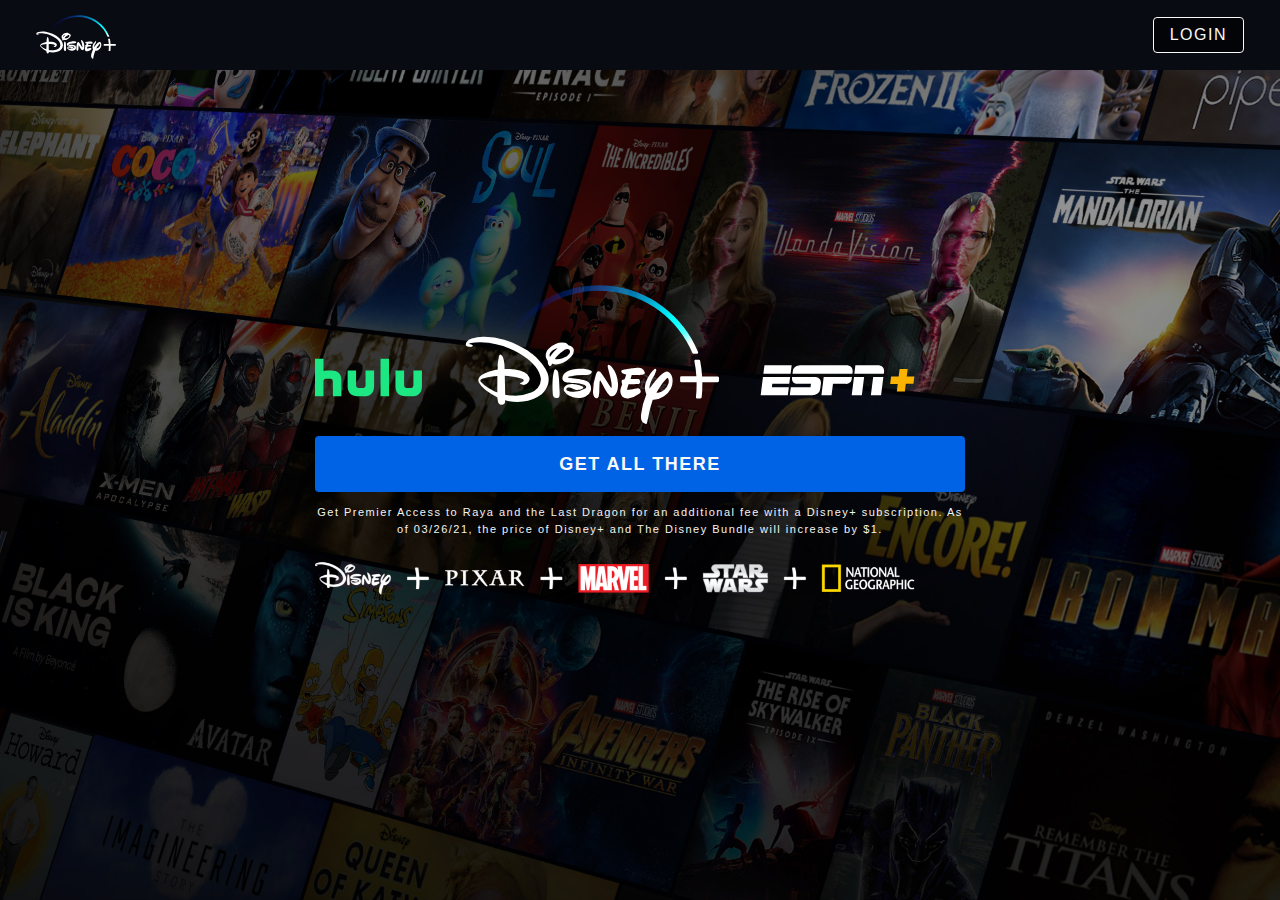
<file: index.html>
<!DOCTYPE html>
<html lang="en">
<head>
    <meta charset="UTF-8">
    <meta http-equiv="X-UA-Compatible" content="IE=edge">
    <meta name="viewport" content="width=device-width, initial-scale=1.0">
    <link rel="stylesheet" href="/css/styles.css">
    <title>Disney+ Clone</title>
</head>

<body>
    <nav>
        <a class="navLogo" href="index.html">
            <img src="/assets/images/logo.svg" alt="Disney+" />
        </a>
        <a class="login" href="/html/home.html">Login</a>
    </nav>

    <div id="root">
        <section class="landing">
            <div class="landingContent">
                <div class="cta">
                    <img class="ctaLogoOne" src="/assets/images/cta-logo-one.svg" alt="cts-logo-one">
                    <a class="landingSignUp" href="#">GET ALL THERE</a>
                    <p class="landingDescription">
                        Get Premier Access to Raya and the Last Dragon for an additional fee
                        with a Disney+ subscription. As of 03/26/21, the price of Disney+
                        and The Disney Bundle will increase by $1.
                    </p>
                    <img class="ctaLogoTwo" src="/assets/images/cta-logo-two.png" alt="cta-logo-two">
                </div>
                <div class="landingBgImg"></div>
            </div>
        </section>
    </div>
</body>
</html>
</file>
<file: css/styles.css>
html {
    scroll-behavior: smooth;
}

* {
    box-sizing: border-box;
}

body {
    background-color: #040714;
    color: #f9f9f9;
    font-family: Avenir-Roman, sans-serif;
    margin: 0;
    padding: 0;
}

a {
    color: #f9f9f9;
    text-decoration: none;
}

nav {
    position: fixed;
    top: 0;
    left: 0;
    right: 0;
    height: 70px;
    background-color: #090b13;
    display: flex;
    justify-content: space-between;
    align-items: center;
    padding: 0 36px;
    letter-spacing: 16px;
    z-index: 3;
}

.navLogo {
    padding: 0;
    width: 80px;
    margin-top: 4px;
    max-height: 70px;
    font-size: 0;
    display: inline-block;
}

.navLogo img {
    display: block;
    width: 100%;
}

.login {
    background-color: rgba(0, 0, 0, 0.6);
    padding: 8px 16px;
    text-transform: uppercase;
    letter-spacing: 1.5px;
    border: 1px solid #f9f9f9;
    border-radius: 4px;
    transition: all .2s ease 0s;
}

.login:hover {
    background-color: #f9f9f9;
    color: #000;
    border-color: transparent;
}

.landing {
    overflow: hidden;
    display: flex;
    flex-direction: column;
    text-align: center;
    height: 100vh;
}

.landingContent {
    margin-bottom: 10vw;
    width: 100%;
    position: relative;
    min-height: 100vh;
    box-sizing: border-box;
    display: flex;
    justify-content: center;
    align-items: center;
    flex-direction: column;
    padding: 80px 40px;
    height: 100%;
}

.landingBgImg {
    height: 100%;
    background-position: top;
    background-size: cover;
    background-repeat: no-repeat;
    background-image: url("/assets/images/login-background.jpg");
    position: absolute;
    top: 0;
    right: 0;
    left: 0;
    z-index: -1;
}

.cta {
    max-width: 650px;
    display: flex;
    flex-direction: column;
    width: 100%;
}

.ctaLogoOne {
    margin-bottom: 12px;
    max-width: 600px;
    min-height: 1px;
    display: block;
    width: 100%;
}

.landingSignUp {
    font-weight: bold;
    color: #f9f9f9;
    background-color: #0063e5;
    margin-bottom: 12px;
    width: 100%;
    letter-spacing: 1.5px;
    font-size: 18px;
    padding: 16.5px 0;
    border: 1px solid transparent;
    border-radius: 4px;
}

.landingSignUp:hover {
    background-color: #0483ee;
}

.landingDescription {
    color: hsla(0, 0%, 95.3%, 1);
    font-size: 11px;
    margin: 0 0 24px;
    line-height: 1.5;
    letter-spacing: 1.5px;
}

.ctaLogoTwo {
    max-width: 600px;
    margin-bottom: 20px;
    display: inline-block;
    vertical-align: bottom;
    width: 100%;
}

@media only screen and (min-width: 768px) {
    body {
        font-size: 16px;
    }
}

@media only screen and (min-width: 480px) and (max-width: 768px) {
    body {
        font-size: 15px;
    }
}

@media only screen and (max-width: 479px) {
    body {
        font-size: 14px;
    }
}
</file>
